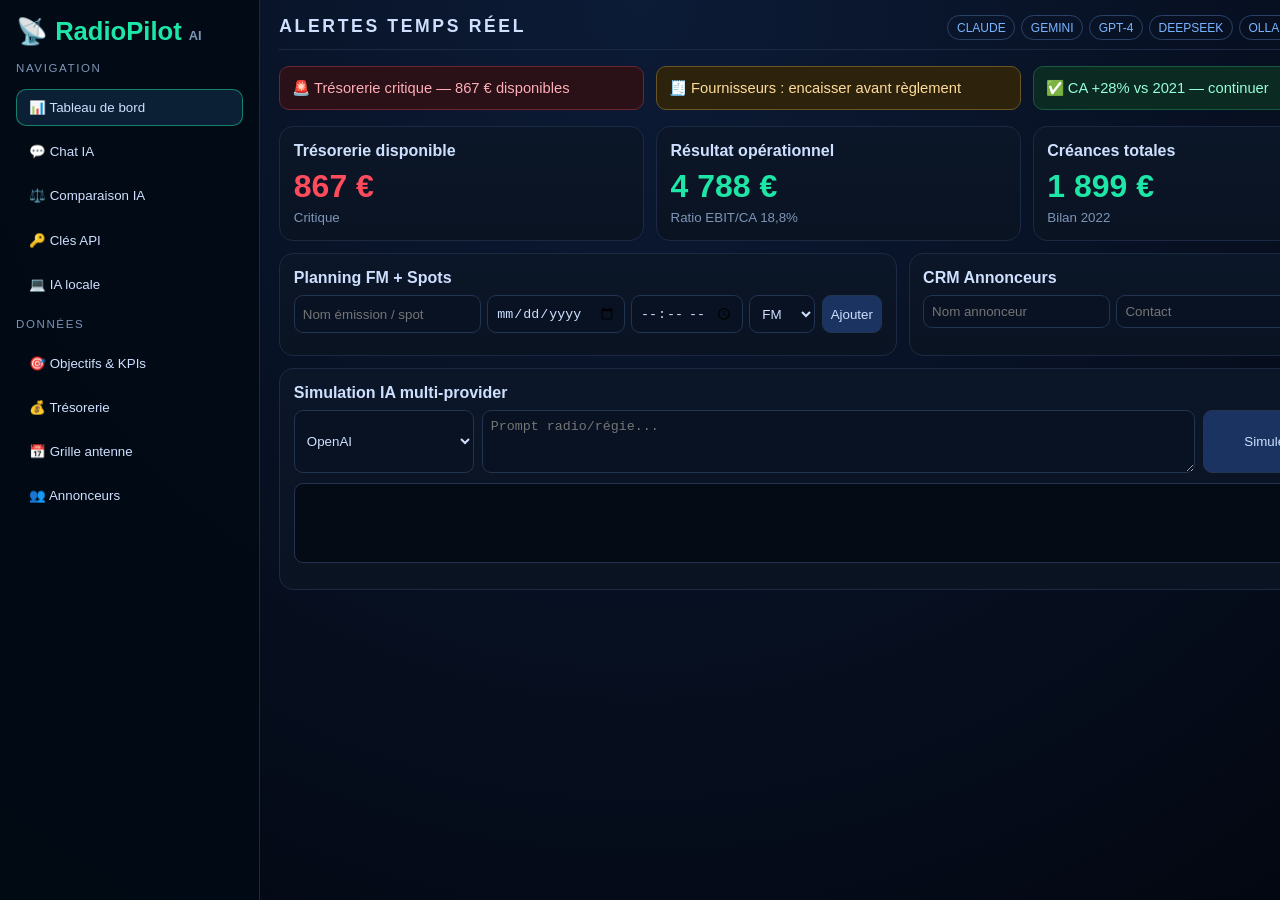
<file: app/index.html>
<!doctype html>
<html lang="fr">
  <head>
    <meta charset="UTF-8" />
    <meta name="viewport" content="width=device-width, initial-scale=1.0" />
    <title>RadioPilot AI - Dashboard</title>
    <link rel="stylesheet" href="styles.css" />
  </head>
  <body>
    <div class="layout">
      <aside class="sidebar">
        <div class="brand">📡 <span>RadioPilot</span> <small>AI</small></div>
        <nav>
          <p class="section">Navigation</p>
          <button class="nav-item active">📊 Tableau de bord</button>
          <button class="nav-item">💬 Chat IA</button>
          <button class="nav-item">⚖️ Comparaison IA</button>
          <button class="nav-item">🔑 Clés API</button>
          <button class="nav-item">💻 IA locale</button>
        </nav>
        <nav>
          <p class="section">Données</p>
          <button class="nav-item">🎯 Objectifs & KPIs</button>
          <button class="nav-item">💰 Trésorerie</button>
          <button class="nav-item">📅 Grille antenne</button>
          <button class="nav-item">👥 Annonceurs</button>
        </nav>
      </aside>

      <main class="main">
        <header class="topbar">
          <h1>ALERTES TEMPS RÉEL</h1>
          <div class="providers">
            <span>CLAUDE</span><span>GEMINI</span><span>GPT-4</span><span>DEEPSEEK</span><span>OLLAMA</span><span>LM STUDIO</span>
          </div>
        </header>

        <section class="alerts">
          <div class="alert danger">🚨 Trésorerie critique — 867 € disponibles</div>
          <div class="alert warn">🧾 Fournisseurs : encaisser avant règlement</div>
          <div class="alert good">✅ CA +28% vs 2021 — continuer</div>
        </section>

        <section class="kpis">
          <article class="card">
            <h3>Trésorerie disponible</h3>
            <p class="value danger">867 €</p>
            <small>Critique</small>
          </article>
          <article class="card">
            <h3>Résultat opérationnel</h3>
            <p class="value">4 788 €</p>
            <small>Ratio EBIT/CA 18,8%</small>
          </article>
          <article class="card">
            <h3>Créances totales</h3>
            <p class="value">1 899 €</p>
            <small>Bilan 2022</small>
          </article>
        </section>

        <section class="grid2">
          <article class="card">
            <h3>Planning FM + Spots</h3>
            <form id="slot-form" class="compact-form">
              <input id="slot-title" placeholder="Nom émission / spot" required />
              <input id="slot-date" type="date" required />
              <input id="slot-time" type="time" required />
              <select id="slot-type"><option value="FM">FM</option><option value="PUB">PUB</option></select>
              <button type="submit">Ajouter</button>
            </form>
            <ul id="slots"></ul>
          </article>

          <article class="card">
            <h3>CRM Annonceurs</h3>
            <form id="crm-form" class="compact-form">
              <input id="crm-name" placeholder="Nom annonceur" required />
              <input id="crm-contact" placeholder="Contact" required />
              <button type="submit">Ajouter</button>
            </form>
            <ul id="advertisers"></ul>
          </article>
        </section>

        <section class="card">
          <h3>Simulation IA multi-provider</h3>
          <div class="ia-row">
            <select id="provider">
              <option>OpenAI</option><option>Claude</option><option>Gemini</option><option>DeepSeek</option><option>Ollama</option><option>LM Studio</option>
            </select>
            <textarea id="prompt" rows="3" placeholder="Prompt radio/régie..."></textarea>
            <button id="simulate" type="button">Simuler réponse</button>
          </div>
          <pre id="ai-output"></pre>
        </section>
      </main>
    </div>
    <script src="app.js"></script>
  </body>
</html>
</file>
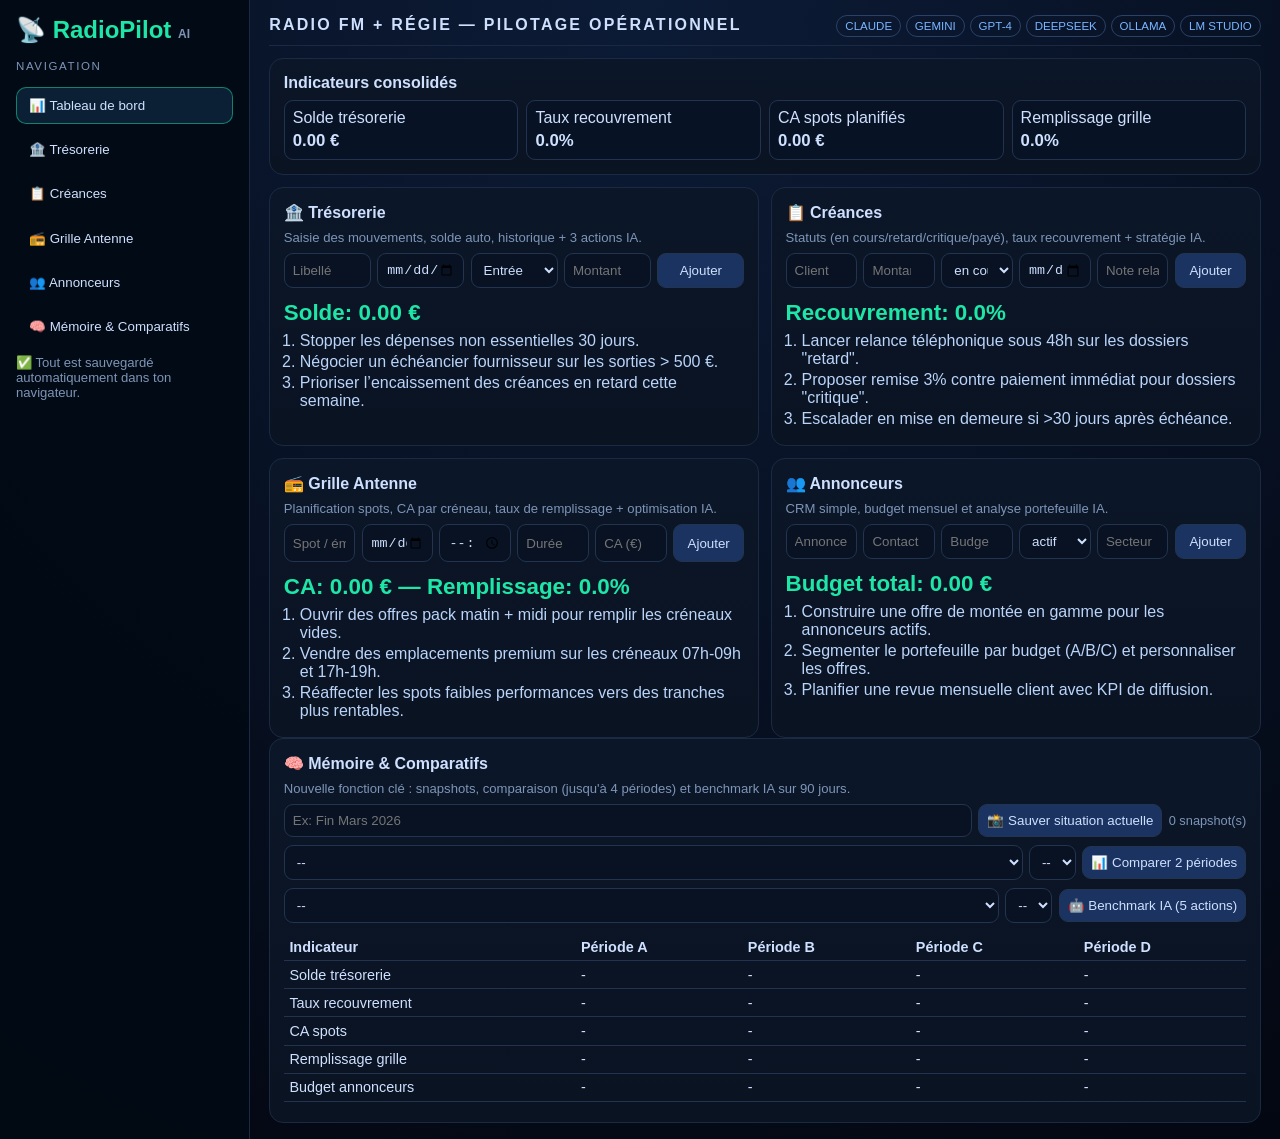
<file: app/dashboard-ai-v11.html>
<!doctype html>
<html lang="fr">
<head>
  <meta charset="UTF-8" />
  <meta name="viewport" content="width=device-width, initial-scale=1.0" />
  <title>dashboard-ai-v11</title>
  <style>
    :root { --bg:#030711; --card:#0b1628; --line:#1b2a42; --text:#cfe0ff; --muted:#7e95b7; --ok:#1ee6a7; --warn:#ffb020; --danger:#ff4b5c; }
    *{box-sizing:border-box} body{margin:0;font-family:"Segoe UI",Inter,sans-serif;background:radial-gradient(circle at top,#0c1b36,var(--bg));color:var(--text)}
    .layout{display:grid;grid-template-columns:250px 1fr;min-height:100vh}
    .sidebar{border-right:1px solid var(--line);background:rgba(2,10,20,.92);padding:1rem}
    .brand{font-size:1.5rem;font-weight:700;margin-bottom:1rem}.brand span{color:var(--ok)}.brand small{font-size:.75rem;color:var(--muted)}
    .section{color:var(--muted);text-transform:uppercase;letter-spacing:.14em;font-size:.72rem;margin-top:1rem}
    .nav-item{width:100%;text-align:left;margin:.2rem 0;padding:.65rem .75rem;border:1px solid transparent;border-radius:10px;background:transparent;color:var(--text)}
    .nav-item.active,.nav-item:hover{border-color:#1ee6a77c;background:#0c2035}
    .main{padding:1rem 1.2rem}.topbar{display:flex;justify-content:space-between;align-items:center;gap:1rem;border-bottom:1px solid var(--line);padding-bottom:.7rem}
    .topbar h1{margin:0;font-size:1rem;letter-spacing:.14em}.providers span{font-size:.72rem;border:1px solid #2b4166;border-radius:999px;padding:.28rem .5rem;margin-left:.3rem;color:#7ab5ff}
    .grid{display:grid;grid-template-columns:repeat(2,1fr);gap:.75rem;margin-top:.75rem}
    .card{background:linear-gradient(180deg,#0b1628,#0a1322);border:1px solid var(--line);border-radius:14px;padding:.85rem}
    .card h3{margin:.1rem 0 .5rem;font-size:1rem}.sub{color:var(--muted);font-size:.82rem;margin-bottom:.5rem}
    .value{font-size:1.4rem;font-weight:800;color:var(--ok);margin:.2rem 0}.danger{color:var(--danger)} .warn{color:var(--warn)}
    .compact-form{display:grid;grid-template-columns:repeat(5,minmax(0,1fr));gap:.4rem;margin-bottom:.5rem}
    .compact-form.six{grid-template-columns:repeat(6,minmax(0,1fr));}
    input,select,textarea,button{background:#081223;color:var(--text);border:1px solid #223450;border-radius:9px;padding:.5rem}
    button{cursor:pointer;background:#1a3361} button:hover{background:#234680}
    ul{margin:.4rem 0 0;padding-left:1rem;max-height:170px;overflow:auto} li{margin:.2rem 0;color:#bad4fa}
    .kpi-row{display:grid;grid-template-columns:repeat(4,1fr);gap:.5rem}
    .kpi{background:#071224;border:1px solid #23334f;border-radius:9px;padding:.5rem}
    .kpi b{display:block;font-size:1.05rem;margin-top:.25rem}
    table{width:100%;border-collapse:collapse;font-size:.9rem}
    th,td{border-bottom:1px solid #23334f;padding:.35rem;text-align:left}
    .actions{margin:.4rem 0 0;padding-left:1rem}
    .actions li{margin-bottom:.2rem}
    .snapshot-row{display:grid;grid-template-columns:1fr auto auto;gap:.4rem;align-items:center}
    .mini{font-size:.8rem;color:var(--muted)}
    .download-tip{font-size:.82rem;color:var(--muted);margin-top:.4rem}
    @media (max-width:1200px){.layout{grid-template-columns:1fr}.sidebar{border-right:0;border-bottom:1px solid var(--line)}.grid,.kpi-row{grid-template-columns:1fr}.compact-form,.compact-form.six{grid-template-columns:1fr 1fr}}
  </style>
</head>
<body>
  <div class="layout">
    <aside class="sidebar">
      <div class="brand">📡 <span>RadioPilot</span> <small>AI</small></div>
      <p class="section">Navigation</p>
      <button class="nav-item active">📊 Tableau de bord</button>
      <button class="nav-item">🏦 Trésorerie</button>
      <button class="nav-item">📋 Créances</button>
      <button class="nav-item">📻 Grille Antenne</button>
      <button class="nav-item">👥 Annonceurs</button>
      <button class="nav-item">🧠 Mémoire & Comparatifs</button>
      <p class="download-tip">✅ Tout est sauvegardé automatiquement dans ton navigateur.</p>
    </aside>

    <main class="main">
      <header class="topbar">
        <h1>RADIO FM + RÉGIE — PILOTAGE OPÉRATIONNEL</h1>
        <div class="providers"><span>CLAUDE</span><span>GEMINI</span><span>GPT-4</span><span>DEEPSEEK</span><span>OLLAMA</span><span>LM STUDIO</span></div>
      </header>

      <section class="card" style="margin-top:.75rem">
        <h3>Indicateurs consolidés</h3>
        <div class="kpi-row">
          <div class="kpi">Solde trésorerie<b id="cash-balance">0 €</b></div>
          <div class="kpi">Taux recouvrement<b id="recovery-rate">0%</b></div>
          <div class="kpi">CA spots planifiés<b id="air-ca">0 €</b></div>
          <div class="kpi">Remplissage grille<b id="fill-rate">0%</b></div>
        </div>
      </section>

      <section class="grid">
        <article class="card">
          <h3>🏦 Trésorerie</h3>
          <div class="sub">Saisie des mouvements, solde auto, historique + 3 actions IA.</div>
          <form id="cash-form" class="compact-form">
            <input id="cash-label" placeholder="Libellé" required>
            <input id="cash-date" type="date" required>
            <select id="cash-type"><option value="in">Entrée</option><option value="out">Sortie</option></select>
            <input id="cash-amount" type="number" min="0" step="0.01" placeholder="Montant" required>
            <button type="submit">Ajouter</button>
          </form>
          <ul id="cash-list"></ul>
          <div class="value" id="cash-summary">Solde: 0 €</div>
          <ol class="actions" id="cash-ai"></ol>
        </article>

        <article class="card">
          <h3>📋 Créances</h3>
          <div class="sub">Statuts (en cours/retard/critique/payé), taux recouvrement + stratégie IA.</div>
          <form id="claim-form" class="compact-form six">
            <input id="claim-client" placeholder="Client" required>
            <input id="claim-amount" type="number" min="0" step="0.01" placeholder="Montant" required>
            <select id="claim-status"><option>en cours</option><option>retard</option><option>critique</option><option>payé</option></select>
            <input id="claim-due" type="date" required>
            <input id="claim-note" placeholder="Note relance">
            <button type="submit">Ajouter</button>
          </form>
          <ul id="claims-list"></ul>
          <div class="value" id="claim-summary">Recouvrement: 0%</div>
          <ol class="actions" id="claims-ai"></ol>
        </article>

        <article class="card">
          <h3>📻 Grille Antenne</h3>
          <div class="sub">Planification spots, CA par créneau, taux de remplissage + optimisation IA.</div>
          <form id="slot-form" class="compact-form six">
            <input id="slot-title" placeholder="Spot / émission" required>
            <input id="slot-date" type="date" required>
            <input id="slot-time" type="time" required>
            <input id="slot-duration" type="number" min="5" step="5" placeholder="Durée (min)" required>
            <input id="slot-revenue" type="number" min="0" step="0.01" placeholder="CA (€)" required>
            <button type="submit">Ajouter</button>
          </form>
          <ul id="slots"></ul>
          <div class="value" id="slots-summary">CA: 0 € — Remplissage: 0%</div>
          <ol class="actions" id="slots-ai"></ol>
        </article>

        <article class="card">
          <h3>👥 Annonceurs</h3>
          <div class="sub">CRM simple, budget mensuel et analyse portefeuille IA.</div>
          <form id="crm-form" class="compact-form six">
            <input id="crm-name" placeholder="Annonceur" required>
            <input id="crm-contact" placeholder="Contact" required>
            <input id="crm-budget" type="number" min="0" step="0.01" placeholder="Budget mensuel" required>
            <select id="crm-status"><option>actif</option><option>à relancer</option><option>inactif</option></select>
            <input id="crm-sector" placeholder="Secteur">
            <button type="submit">Ajouter</button>
          </form>
          <ul id="advertisers"></ul>
          <div class="value" id="crm-summary">Budget total: 0 €</div>
          <ol class="actions" id="crm-ai"></ol>
        </article>
      </section>

      <section class="card">
        <h3>🧠 Mémoire & Comparatifs</h3>
        <div class="sub">Nouvelle fonction clé : snapshots, comparaison (jusqu'à 4 périodes) et benchmark IA sur 90 jours.</div>
        <div class="snapshot-row">
          <input id="snapshot-label" placeholder="Ex: Fin Mars 2026">
          <button id="save-snapshot" type="button">📸 Sauver situation actuelle</button>
          <span class="mini" id="snapshot-count">0 snapshot</span>
        </div>
        <div style="margin-top:.5rem" class="snapshot-row">
          <select id="compare-a"></select>
          <select id="compare-b"></select>
          <button id="run-compare" type="button">📊 Comparer 2 périodes</button>
        </div>
        <div style="margin-top:.5rem" class="snapshot-row">
          <select id="compare-c"></select>
          <select id="compare-d"></select>
          <button id="run-benchmark" type="button">🤖 Benchmark IA (5 actions)</button>
        </div>
        <div style="margin-top:.6rem;overflow:auto">
          <table>
            <thead><tr><th>Indicateur</th><th>Période A</th><th>Période B</th><th>Période C</th><th>Période D</th></tr></thead>
            <tbody id="compare-table"></tbody>
          </table>
        </div>
        <ol class="actions" id="benchmark-ai"></ol>
      </section>
    </main>
  </div>

  <script>
    const state = {
      cash: JSON.parse(localStorage.getItem('rd-cash') || '[]'),
      claims: JSON.parse(localStorage.getItem('rd-claims') || '[]'),
      slots: JSON.parse(localStorage.getItem('rd-slots') || '[]'),
      advertisers: JSON.parse(localStorage.getItem('rd-advertisers') || '[]'),
      snapshots: JSON.parse(localStorage.getItem('rd-snapshots') || '[]')
    };

    const euro = (n) => `${Number(n || 0).toFixed(2)} €`;
    const pct = (n) => `${Number(n || 0).toFixed(1)}%`;

    function persist() {
      localStorage.setItem('rd-cash', JSON.stringify(state.cash));
      localStorage.setItem('rd-claims', JSON.stringify(state.claims));
      localStorage.setItem('rd-slots', JSON.stringify(state.slots));
      localStorage.setItem('rd-advertisers', JSON.stringify(state.advertisers));
      localStorage.setItem('rd-snapshots', JSON.stringify(state.snapshots));
    }

    function metrics() {
      const cashIn = state.cash.filter(x => x.type === 'in').reduce((a, b) => a + b.amount, 0);
      const cashOut = state.cash.filter(x => x.type === 'out').reduce((a, b) => a + b.amount, 0);
      const balance = cashIn - cashOut;

      const totalClaims = state.claims.reduce((a, b) => a + b.amount, 0);
      const paidClaims = state.claims.filter(c => c.status === 'payé').reduce((a, b) => a + b.amount, 0);
      const recoveryRate = totalClaims ? (paidClaims / totalClaims) * 100 : 0;

      const ca = state.slots.reduce((a, b) => a + b.revenue, 0);
      const totalMinutes = state.slots.reduce((a, b) => a + b.duration, 0);
      const fillRate = Math.min((totalMinutes / (7 * 24 * 60)) * 100, 100);

      const budget = state.advertisers.reduce((a, b) => a + b.budget, 0);
      const inactive = state.advertisers.filter(a => a.status !== 'actif').length;

      return { balance, recoveryRate, ca, fillRate, budget, inactive, totalClaims };
    }

    function renderCore() {
      const m = metrics();
      document.getElementById('cash-balance').textContent = euro(m.balance);
      document.getElementById('recovery-rate').textContent = pct(m.recoveryRate);
      document.getElementById('air-ca').textContent = euro(m.ca);
      document.getElementById('fill-rate').textContent = pct(m.fillRate);

      document.getElementById('cash-list').innerHTML = state.cash.map(x => `<li>${x.date} — ${x.label} (${x.type === 'in' ? '+' : '-' }${euro(x.amount)})</li>`).join('');
      document.getElementById('claims-list').innerHTML = state.claims.map(x => `<li>${x.client} — ${euro(x.amount)} — <span class="${x.status==='critique'?'danger':x.status==='retard'?'warn':''}">${x.status}</span></li>`).join('');
      document.getElementById('slots').innerHTML = state.slots.map(x => `<li>${x.date} ${x.time} — ${x.title} (${x.duration} min, ${euro(x.revenue)})</li>`).join('');
      document.getElementById('advertisers').innerHTML = state.advertisers.map(x => `<li>${x.name} — ${x.contact} — ${euro(x.budget)} (${x.status})</li>`).join('');

      document.getElementById('cash-summary').textContent = `Solde: ${euro(m.balance)}`;
      document.getElementById('claim-summary').textContent = `Recouvrement: ${pct(m.recoveryRate)}`;
      document.getElementById('slots-summary').textContent = `CA: ${euro(m.ca)} — Remplissage: ${pct(m.fillRate)}`;
      document.getElementById('crm-summary').textContent = `Budget total: ${euro(m.budget)}`;

      document.getElementById('cash-ai').innerHTML = [
        m.balance < 1000 ? 'Stopper les dépenses non essentielles 30 jours.' : 'Maintenir un coussin de trésorerie équivalent à 2 semaines de charges.',
        'Négocier un échéancier fournisseur sur les sorties > 500 €.',
        'Prioriser l’encaissement des créances en retard cette semaine.'
      ].map(x => `<li>${x}</li>`).join('');

      document.getElementById('claims-ai').innerHTML = [
        m.recoveryRate < 60 ? 'Lancer relance téléphonique sous 48h sur les dossiers "retard".' : 'Maintenir une cadence de relance hebdomadaire.',
        'Proposer remise 3% contre paiement immédiat pour dossiers "critique".',
        'Escalader en mise en demeure si >30 jours après échéance.'
      ].map(x => `<li>${x}</li>`).join('');

      document.getElementById('slots-ai').innerHTML = [
        m.fillRate < 35 ? 'Ouvrir des offres pack matin + midi pour remplir les créneaux vides.' : 'Optimiser les tarifs selon heure de forte audience.',
        'Vendre des emplacements premium sur les créneaux 07h-09h et 17h-19h.',
        'Réaffecter les spots faibles performances vers des tranches plus rentables.'
      ].map(x => `<li>${x}</li>`).join('');

      document.getElementById('crm-ai').innerHTML = [
        m.inactive > 0 ? `Relancer en priorité ${m.inactive} annonceur(s) non actifs.` : 'Construire une offre de montée en gamme pour les annonceurs actifs.',
        'Segmenter le portefeuille par budget (A/B/C) et personnaliser les offres.',
        'Planifier une revue mensuelle client avec KPI de diffusion.'
      ].map(x => `<li>${x}</li>`).join('');
    }

    function snapshotMetrics(label) {
      const m = metrics();
      return { id: Date.now().toString(), label: label || new Date().toLocaleDateString('fr-FR'), date: new Date().toISOString(), ...m };
    }

    function refreshSnapshotSelects() {
      const opts = state.snapshots.slice(-4).reverse().map(s => `<option value="${s.id}">${s.label}</option>`).join('');
      ['compare-a','compare-b','compare-c','compare-d'].forEach(id => {
        document.getElementById(id).innerHTML = `<option value="">--</option>${opts}`;
      });
      document.getElementById('snapshot-count').textContent = `${state.snapshots.length} snapshot(s)`;
    }

    function getSnap(id) {
      return state.snapshots.find(s => s.id === id);
    }

    function compare() {
      const ids = ['compare-a','compare-b','compare-c','compare-d'].map(id => document.getElementById(id).value).filter(Boolean);
      const snaps = ids.map(getSnap).filter(Boolean).slice(0,4);
      const keys = [
        ['Solde trésorerie','balance',euro],
        ['Taux recouvrement','recoveryRate',pct],
        ['CA spots','ca',euro],
        ['Remplissage grille','fillRate',pct],
        ['Budget annonceurs','budget',euro]
      ];
      document.getElementById('compare-table').innerHTML = keys.map(([label,key,fmt]) => {
        const cols = [0,1,2,3].map(i => `<td>${snaps[i] ? fmt(snaps[i][key]) : '-'}</td>`).join('');
        return `<tr><td>${label}</td>${cols}</tr>`;
      }).join('');
    }

    function benchmark() {
      const ids = ['compare-a','compare-b','compare-c','compare-d'].map(id => document.getElementById(id).value).filter(Boolean);
      const snaps = ids.map(getSnap).filter(Boolean);
      if (snaps.length < 2) {
        document.getElementById('benchmark-ai').innerHTML = '<li>Choisis au moins 2 périodes pour le benchmark.</li>';
        return;
      }
      const first = snaps[0];
      const last = snaps[snaps.length - 1];
      const actions = [];
      if (last.balance < first.balance) actions.push('1) Mettre en place un plan de réduction des sorties de cash de 15% sous 90 jours.');
      else actions.push('1) Conserver la discipline cash et sécuriser 1 mois de réserve.');
      if (last.recoveryRate < 70) actions.push('2) Créer une cellule recouvrement hebdomadaire + relance multi-canal.');
      else actions.push('2) Automatiser les relances J+3 / J+10 pour maintenir un haut taux de recouvrement.');
      if (last.fillRate < 40) actions.push('3) Lancer une offre promo de remplissage des créneaux creux sur 6 semaines.');
      else actions.push('3) Revaloriser les tarifs des créneaux premium de 8 à 12%.');
      actions.push('4) Mettre en place un comité mensuel Radio + Régie avec revue KPI et arbitrage rapide.');
      actions.push('5) Déployer un pipeline annonceurs: acquisition locale, upsell, anti-churn avec objectifs par commercial.');
      document.getElementById('benchmark-ai').innerHTML = actions.map(x => `<li>${x}</li>`).join('');
    }

    document.getElementById('cash-form').addEventListener('submit', (e) => {
      e.preventDefault();
      state.cash.push({
        label: document.getElementById('cash-label').value,
        date: document.getElementById('cash-date').value,
        type: document.getElementById('cash-type').value,
        amount: Number(document.getElementById('cash-amount').value)
      });
      persist();
      renderCore();
      e.target.reset();
    });

    document.getElementById('claim-form').addEventListener('submit', (e) => {
      e.preventDefault();
      state.claims.push({
        client: document.getElementById('claim-client').value,
        amount: Number(document.getElementById('claim-amount').value),
        status: document.getElementById('claim-status').value,
        due: document.getElementById('claim-due').value,
        note: document.getElementById('claim-note').value
      });
      persist();
      renderCore();
      e.target.reset();
    });

    function slotConflict(date, time) {
      return state.slots.some(s => s.date === date && s.time === time);
    }

    document.getElementById('slot-form').addEventListener('submit', (e) => {
      e.preventDefault();
      const date = document.getElementById('slot-date').value;
      const time = document.getElementById('slot-time').value;
      if (slotConflict(date, time)) {
        window.alert('Conflit détecté : créneau déjà utilisé à cette date/heure.');
        return;
      }
      state.slots.push({
        title: document.getElementById('slot-title').value,
        date,
        time,
        duration: Number(document.getElementById('slot-duration').value),
        revenue: Number(document.getElementById('slot-revenue').value)
      });
      persist();
      renderCore();
      e.target.reset();
    });

    document.getElementById('crm-form').addEventListener('submit', (e) => {
      e.preventDefault();
      state.advertisers.push({
        name: document.getElementById('crm-name').value,
        contact: document.getElementById('crm-contact').value,
        budget: Number(document.getElementById('crm-budget').value),
        status: document.getElementById('crm-status').value,
        sector: document.getElementById('crm-sector').value
      });
      persist();
      renderCore();
      e.target.reset();
    });

    document.getElementById('save-snapshot').addEventListener('click', () => {
      const label = document.getElementById('snapshot-label').value.trim();
      state.snapshots.push(snapshotMetrics(label));
      persist();
      refreshSnapshotSelects();
      compare();
      document.getElementById('snapshot-label').value = '';
    });

    document.getElementById('run-compare').addEventListener('click', compare);
    document.getElementById('run-benchmark').addEventListener('click', benchmark);

    renderCore();
    refreshSnapshotSelects();
    compare();
  </script>
</body>
</html>
</file>
<file: app/styles.css>
:root {
  --bg: #030711;
  --bg2: #071224;
  --card: #0b1628;
  --line: #1b2a42;
  --text: #cfe0ff;
  --muted: #7e95b7;
  --ok: #1ee6a7;
  --warn: #ffb020;
  --danger: #ff4b5c;
}
* { box-sizing: border-box; }
body {
  margin: 0;
  font-family: "Segoe UI", Inter, sans-serif;
  background: radial-gradient(circle at top, #0c1b36, var(--bg));
  color: var(--text);
}
.layout { display: grid; grid-template-columns: 260px 1fr; min-height: 100vh; }
.sidebar {
  border-right: 1px solid var(--line);
  background: rgba(2, 10, 20, 0.92);
  padding: 1rem;
}
.brand { font-size: 1.6rem; font-weight: 700; margin-bottom: 1rem; }
.brand span { color: var(--ok); }
.brand small { font-size: 0.8rem; color: var(--muted); }
.section { color: var(--muted); text-transform: uppercase; letter-spacing: .14em; font-size: .72rem; }
.nav-item {
  width: 100%; text-align: left; margin: .2rem 0; padding: .65rem .75rem;
  border: 1px solid transparent; border-radius: 10px; background: transparent; color: var(--text);
}
.nav-item.active, .nav-item:hover { border-color: #1ee6a77c; background: #0c2035; }
.main { padding: 1rem 1.2rem; }
.topbar { display: flex; justify-content: space-between; gap: 1rem; align-items: center; border-bottom: 1px solid var(--line); padding-bottom: .75rem; }
.topbar h1 { margin: 0; font-size: 1.1rem; letter-spacing: .15em; font-weight: 600; }
.providers span { font-size: .75rem; border: 1px solid #2b4166; border-radius: 999px; padding: .3rem .55rem; margin-left: .35rem; color: #7ab5ff; }
.alerts { display: grid; grid-template-columns: repeat(3, 1fr); gap: .75rem; margin: 1rem 0; }
.alert { border-radius: 10px; padding: .75rem; border: 1px solid; font-size: .92rem; }
.alert.danger { border-color: #6b2631; background: #2a1017; color: #ffadb6; }
.alert.warn { border-color: #6b5525; background: #2d230d; color: #ffdc9c; }
.alert.good { border-color: #1b5842; background: #0b2a21; color: #96ffd9; }
.kpis { display: grid; grid-template-columns: repeat(3, 1fr); gap: .75rem; margin-bottom: .75rem; }
.card { background: linear-gradient(180deg, #0b1628, #0a1322); border: 1px solid var(--line); border-radius: 14px; padding: .85rem; }
.card h3 { margin: .1rem 0 .5rem; font-size: 1rem; }
.value { font-size: 2rem; font-weight: 800; color: var(--ok); margin: .2rem 0; }
.value.danger { color: var(--danger); }
small { color: var(--muted); }
.grid2 { display: grid; grid-template-columns: 1fr 1fr; gap: .75rem; margin-bottom: .75rem; }
.compact-form { display: grid; grid-template-columns: 2fr 1fr 1fr 1fr auto; gap: .4rem; margin-bottom: .5rem; }
input, select, textarea, button {
  background: #081223; color: var(--text); border: 1px solid #223450; border-radius: 9px; padding: .5rem;
}
button { cursor: pointer; background: #1a3361; }
button:hover { background: #234680; }
ul { margin: .4rem 0 0; padding-left: 1rem; }
li { margin: .2rem 0; color: #bad4fa; }
.ia-row { display: grid; grid-template-columns: 180px 1fr 180px; gap: .5rem; }
pre { margin-top: .6rem; min-height: 80px; background: #050b15; border: 1px solid #23334f; border-radius: 9px; padding: .6rem; }
@media (max-width: 1100px) {
  .layout { grid-template-columns: 1fr; }
  .sidebar { border-right: 0; border-bottom: 1px solid var(--line); }
  .alerts, .kpis, .grid2, .ia-row { grid-template-columns: 1fr; }
  .compact-form { grid-template-columns: 1fr 1fr; }
}
</file>
